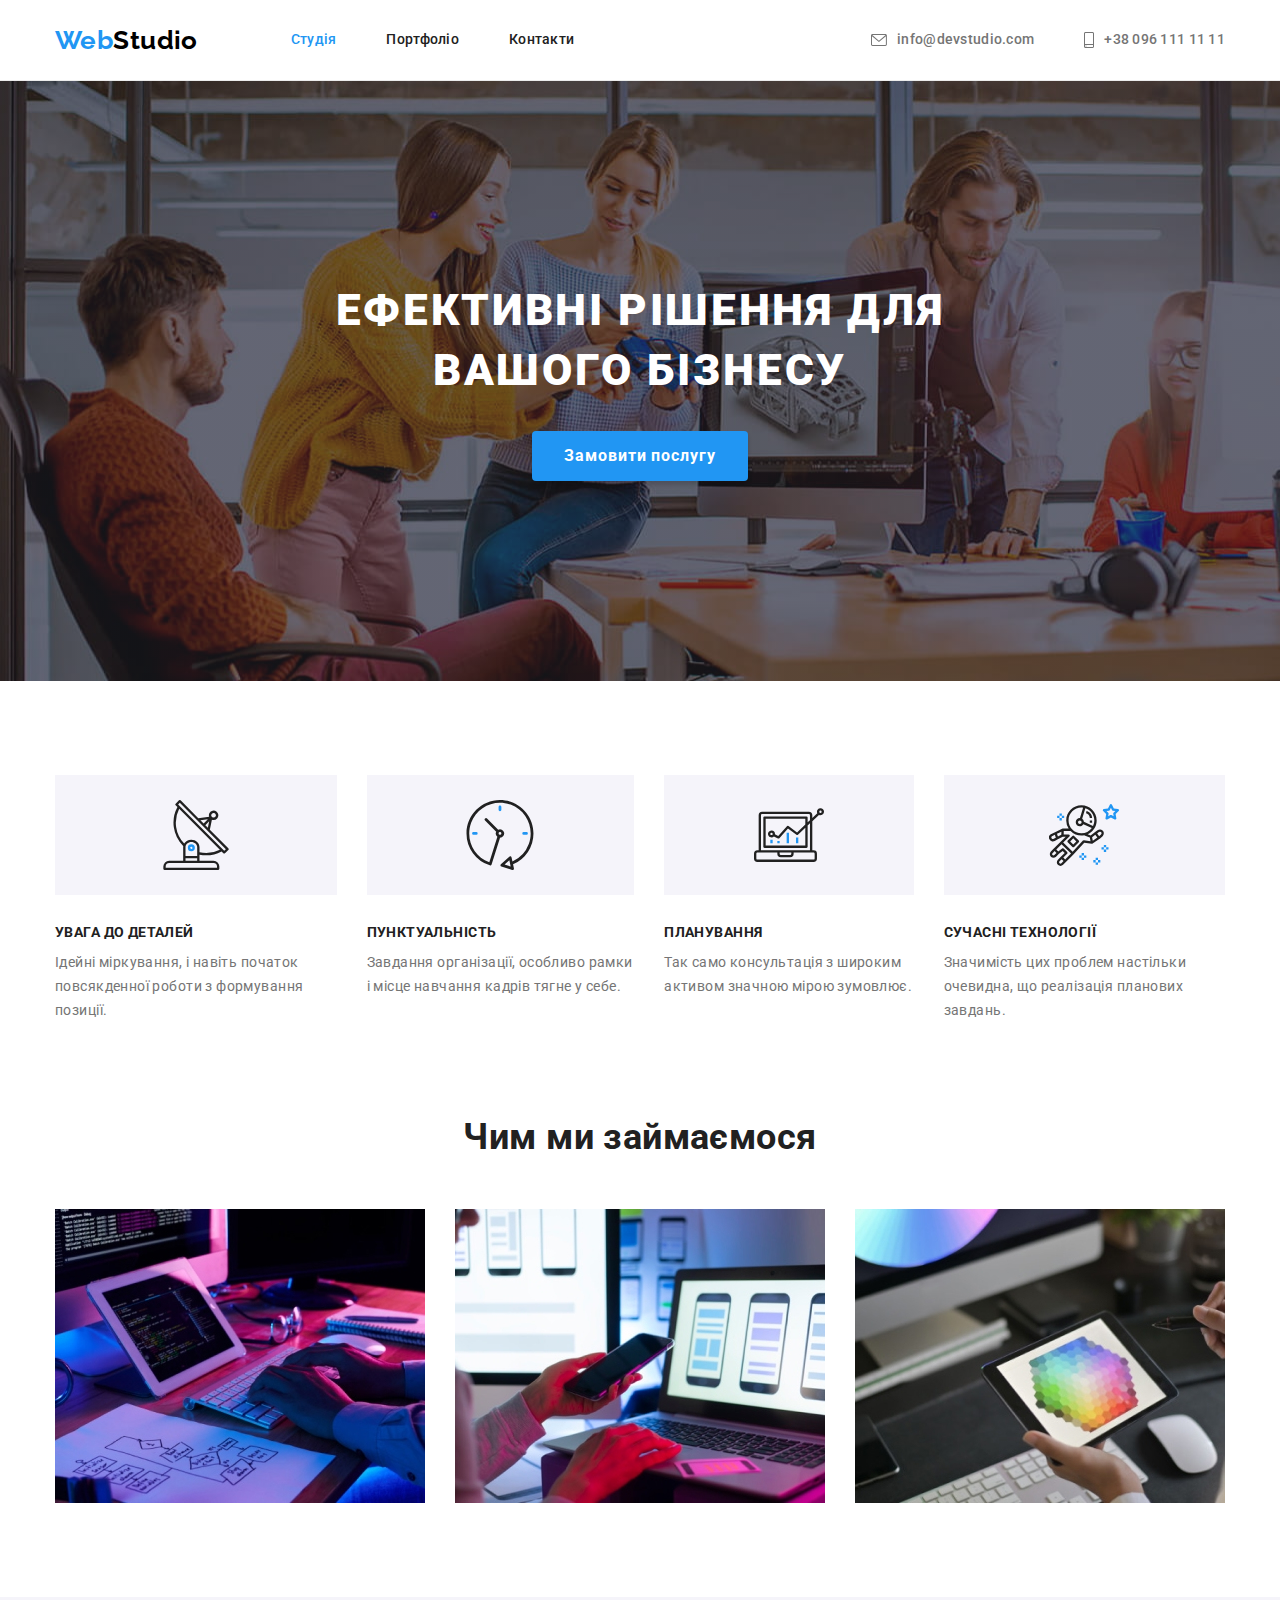
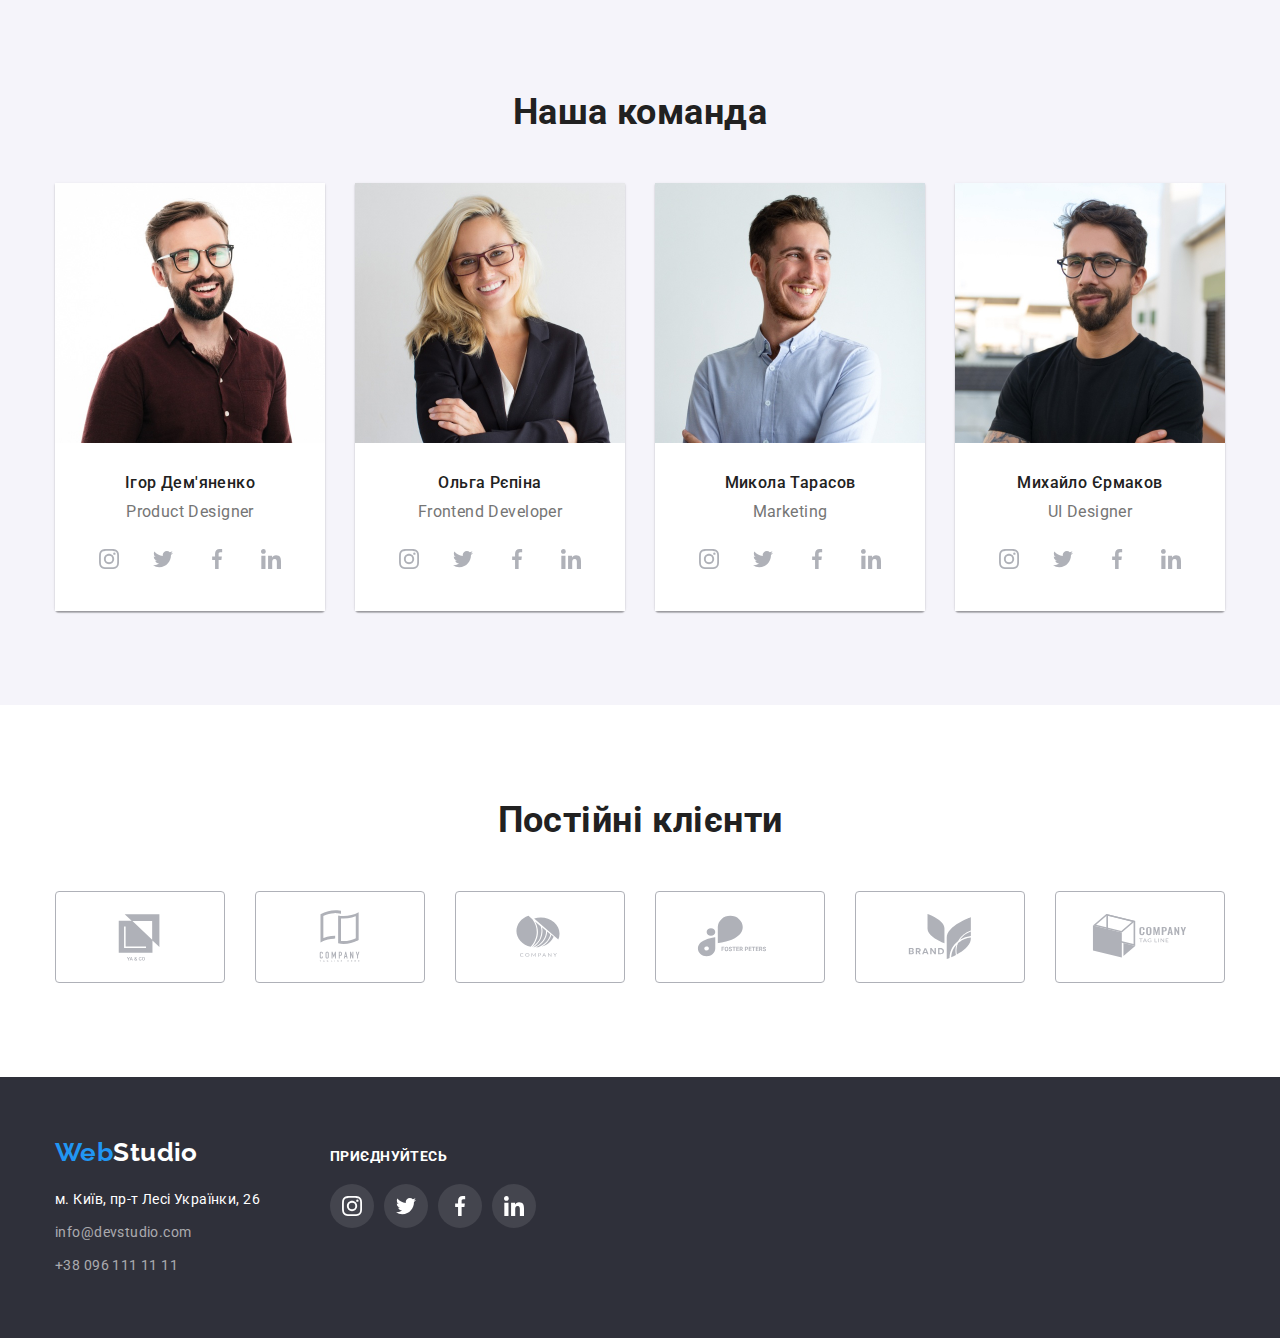
<file: index.html>
<!DOCTYPE html>
<html lang="uk">

<head>
  <meta charset="UTF-8">
  <meta http-equiv="X-UA-Compatible" content="IE=edge">
  <meta name="viewport" content="width=device-width, initial-scale=1.0">
  <link rel="preconnect" href="https://fonts.googleapis.com">
  <link rel="preconnect" href="https://fonts.gstatic.com" crossorigin>
  <link href="https://fonts.googleapis.com/css2?family=Raleway:wght@700&family=Roboto:wght@400;500;700;900&display=swap"
    rel="stylesheet">
  <link rel="stylesheet" href="https://cdnjs.cloudflare.com/ajax/libs/modern-normalize/1.1.0/modern-normalize.min.css">
  <link rel="stylesheet" href="./css/styles.css">
  <title>Студія</title>
</head>

<body>
  <header class="page-header">
    <div class="header container">
      <nav class="page-nav">
        <a href="#" class="logo"><span>Web</span>Studio</a>
        <ul class="site-nav">
          <li class="item"><a href="./index.html" class="link current">Студія</a></li>
          <li class="item"><a href="./portfolio.html" class="link">Портфоліо</a></li>
          <li class="item"><a href="/" class="link">Контакти</a></li>
        </ul>
      </nav>

      <ul class="contacts">
        <li class="item">
          <a href="mailto:info@devstudio.com" class="contacts-link">
            <svg class="icons" width="16" height="12">
              <use href="./images/symbol-defs-upd.svg#envelope"></use>
            </svg>
            info@devstudio.com</a>
        </li>
        <li class="item">
          <a href="tel:+380961111111" class="contacts-link">
            <svg class="icons" width="10" height="16">
              <use href="./images/symbol-defs-upd.svg#smartphone"></use>
            </svg>
            +38 096 111 11 11</a>
        </li>
      </ul>
    </div>
  </header>

  <main>
    <section class="hero">
      <div class="container">
        <h1 class="hero-title">Ефективні рішення для вашого бізнесу</h1>
        <button type="button" class="hero-button">Замовити послугу</button>
      </div>
    </section>

    <section class="section our-features">
      <div class="container">
        <h2 class="section-title visually-hidden">Наші особливості</h2>
        <ul class="our-features-list">
          <li class="our-features-item">
            <div class="our-features-card">
              <svg class="our-features-img" width="70" height="70">
                <use href="./images/symbol-defs-upd.svg#antenna"></use>
              </svg>
            </div>
            <h3 class="section-subtitle">УВАГА ДО ДЕТАЛЕЙ</h3>
            <p class="description">Ідейні міркування, і навіть початок повсякденної роботи з формування позиції.</p>
          </li>
          <li class="our-features-item">
            <div class="our-features-card">
              <svg class="our-features-img" width="70" height="70">
                <use href="./images/symbol-defs-upd.svg#clock"></use>
              </svg>
            </div>
            <h3 class="section-subtitle">ПУНКТУАЛЬНІСТЬ</h3>
            <p class="description">Завдання організації, особливо рамки і місце навчання кадрів тягне у себе.</p>
          </li>
          <li class="our-features-item">
            <div class="our-features-card">
              <svg class="our-features-img" width="70" height="70">
                <use href="./images/symbol-defs-upd.svg#diagram"></use>
              </svg>
            </div>
            <h3 class="section-subtitle">ПЛАНУВАННЯ</h3>
            <p class="description">Так само консультація з широким активом значною мірою зумовлює.</p>
          </li>
          <li class="our-features-item">
            <div class="our-features-card">
              <svg class="our-features-img" width="70" height="70">
                <use href="./images/symbol-defs-upd.svg#astronaut"></use>
              </svg>
            </div>
            <h3 class="section-subtitle">СУЧАСНІ ТЕХНОЛОГІЇ</h3>
            <p class="description">Значимість цих проблем настільки очевидна, що реалізація планових завдань.</p>
          </li>
        </ul>
      </div>
    </section>

    <section class="section what-we-do">
      <div class="container">
        <h2 class="section-title">Чим ми займаємося</h2>
        <ul class="what-we-do-list">
          <li class="what-we-do-item"><img src="./images/work-on-laptop.jpg" alt="Робота на наутбуці" width="370"
              height="294"></li>
          <li class="what-we-do-item"><img src="./images/work-on-phone.jpg" alt="Робота на смартфофні" width="370"
              height="294"></li>
          <li class="what-we-do-item"><img src="./images/color-palette-on-the-tablet.jpg"
              alt="Кольоровий спектр на планшеті" width="370" height="294">
          </li>
        </ul>
      </div>
    </section>

    <section class="section our-team">
      <div class="container">
        <h2 class="section-title">Наша команда</h2>
        <ul class="our-team-list">
          <li class="our-team-item">
            <img src="./images/product-designer.jpg" alt="Ігор Дем'яненко" width="270" height="260">
            <div class="our-team-members">
              <h3 class="members-name">Ігор Дем'яненко</h3>
              <p lang="en" class="position">Product Designer</p>
              <ul class="social-list">
                <li class="social-item">
                  <a href="" class="social-links">
                    <svg class="instagram social-link" width="20" height="20">
                      <use href="./images/symbol-defs-upd.svg#instagram"></use>
                    </svg>
                  </a>
                </li>
                <li class="social-item">
                  <a href="" class="social-links">
                    <svg class="instagram social-link" width="20" height="20">
                      <use href="./images/symbol-defs-upd.svg#twitter"></use>
                    </svg>
                  </a>
                </li>
                <li class="social-item">
                  <a href="" class="social-links">
                    <svg class="instagram social-link" width="20" height="20">
                      <use href="./images/symbol-defs-upd.svg#facebook"></use>
                    </svg>
                  </a>
                </li>
                <li class="social-item">
                  <a href="" class="social-links">
                    <svg class="instagram social-link" width="20" height="20">
                      <use href="./images/symbol-defs-upd.svg#linkedin"></use>
                    </svg>
                  </a>
                </li>
              </ul>
            </div>
          </li>
          <li class="our-team-item">
            <img src="./images/frontend-developer.jpg" alt="Ольга Рєпіна" width="270" height="260">
            <div class="our-team-members">
              <h3 class="members-name">Ольга Рєпіна</h3>
              <p lang="en" class="position">Frontend Developer</p>
              <ul class="social-list">
                <li class="social-item">
                  <a href="" class="social-links">
                    <svg class="instagram social-link" width="20" height="20">
                      <use href="./images/symbol-defs-upd.svg#instagram"></use>
                    </svg>
                  </a>
                </li>
                <li class="social-item">
                  <a href="" class="social-links">
                    <svg class="instagram social-link" width="20" height="20">
                      <use href="./images/symbol-defs-upd.svg#twitter"></use>
                    </svg>
                  </a>
                </li>
                <li class="social-item">
                  <a href="" class="social-links">
                    <svg class="instagram social-link" width="20" height="20">
                      <use href="./images/symbol-defs-upd.svg#facebook"></use>
                    </svg>
                  </a>
                </li>
                <li class="social-item">
                  <a href="" class="social-links">
                    <svg class="instagram social-link" width="20" height="20">
                      <use href="./images/symbol-defs-upd.svg#linkedin"></use>
                    </svg>
                  </a>
                </li>
              </ul>
            </div>
          </li>
          <li class=" our-team-item">
            <img src="./images/marketing.jpg" alt="Микола Тарасов" width="270" height="260">
            <div class="our-team-members">
              <h3 class="members-name">Микола Тарасов</h3>
              <p lang="en" class="position">Marketing</p>
              <ul class="social-list">
                <li class="social-item">
                  <a href="" class="social-links">
                    <svg class="instagram social-link" width="20" height="20">
                      <use href="./images/symbol-defs-upd.svg#instagram"></use>
                    </svg>
                  </a>
                </li>
                <li class="social-item">
                  <a href="" class="social-links">
                    <svg class="instagram social-link" width="20" height="20">
                      <use href="./images/symbol-defs-upd.svg#twitter"></use>
                    </svg>
                  </a>
                </li>
                <li class="social-item">
                  <a href="" class="social-links">
                    <svg class="instagram social-link" width="20" height="20">
                      <use href="./images/symbol-defs-upd.svg#facebook"></use>
                    </svg>
                  </a>
                </li>
                <li class="social-item">
                  <a href="" class="social-links">
                    <svg class="instagram social-link" width="20" height="20">
                      <use href="./images/symbol-defs-upd.svg#linkedin"></use>
                    </svg>
                  </a>
                </li>
              </ul>
            </div>
          </li>
          <li class="our-team-item">
            <img src="./images/ui-designer.jpg" alt="Михайло Єрмаков" width="270" height="260">
            <div class="our-team-members">
              <h3 class="members-name">Михайло Єрмаков</h3>
              <p lang="en" class="position">UI Designer</p>
              <ul class="social-list">
                <li class="social-item">
                  <a href="" class="social-links">
                    <svg class="instagram social-link" width="20" height="20">
                      <use href="./images/symbol-defs-upd.svg#instagram"></use>
                    </svg>
                  </a>
                </li>
                <li class="social-item">
                  <a href="" class="social-links">
                    <svg class="instagram social-link" width="20" height="20">
                      <use href="./images/symbol-defs-upd.svg#twitter"></use>
                    </svg>
                  </a>
                </li>
                <li class="social-item">
                  <a href="" class="social-links">
                    <svg class="instagram social-link" width="20" height="20">
                      <use href="./images/symbol-defs-upd.svg#facebook"></use>
                    </svg>
                  </a>
                </li>
                <li class="social-item">
                  <a href="" class="social-links">
                    <svg class="instagram social-link" width="20" height="20">
                      <use href="./images/symbol-defs-upd.svg#linkedin"></use>
                    </svg>
                  </a>
                </li>
              </ul>
            </div>
          </li>
        </ul>
      </div>
    </section>

    <section class="section regular-customers">
      <div class="container">
        <h2 class="section-title">Постійні клієнти</h2>
        <ul class="regular-customers-list">
          <li class="regular-customers-item">
            <a href="" class="regular-customers-link">
              <svg class="regular-customers-icon" width="106" height="60">
                <use href="./images/symbol-defs-upd.svg#logo-1"></use>
              </svg>
            </a>
          </li>
          <li class="regular-customers-item">
            <a href="" class="regular-customers-link">
              <svg class="regular-customers-icon" width="106" height="60">
                <use href="./images/symbol-defs-upd.svg#logo-2"></use>
              </svg>
            </a>
          </li>
          <li class="regular-customers-item">
            <a href="" class="regular-customers-link">
              <svg class="regular-customers-icon" width="106" height="60">
                <use href="./images/symbol-defs-upd.svg#logo-3"></use>
              </svg>
            </a>
          </li>
          <li class="regular-customers-item">
            <a href="" class="regular-customers-link">
              <svg class="regular-customers-icon" width="106" height="60">
                <use href="./images/symbol-defs-upd.svg#logo-4"></use>
              </svg>
            </a>
          </li>
          <li class="regular-customers-item">
            <a href="" class="regular-customers-link">
              <svg class="regular-customers-icon" width="106" height="60">
                <use href="./images/symbol-defs-upd.svg#logo-5"></use>
              </svg>
            </a>
          </li>
          <li class="regular-customers-item">
            <a href="" class="regular-customers-link">
              <svg class="regular-customers-icon" width="106" height="60">
                <use href="./images/symbol-defs-upd.svg#logo-6"></use>
              </svg>
            </a>
          </li>
        </ul>
      </div>
    </section>
  </main>

  <footer class="footer">
    <div class="container footer-content">
      <address>
        <a href="#" class="logo footer-logo"><span>Web</span>Studio</a>
        <ul class="footer-address-list">
          <li class="footer-address-item"><a class="footer-address" href="https://goo.gl/maps/xuP6qKPyt2nnFhnc6">м.
              Київ, пр-т Лесі Українки, 26</a>
          </li>
          <li class="footer-address-item"><a class="footer-link" href="mailto:info@devstudio.com">info@devstudio.com</a>
          </li>
          <li class="footer-address-item"><a class="footer-link" href="tel:+380961111111">+38 096 111 11 11</a></li>
        </ul>
      </address>
      <div class="follow-for-us">
        <p class="follow-us">приєднуйтесь</p>
        <ul class="footer-social-list">
          <li class="footer-social-item">
            <a href="" class="footer-social-links">
              <svg class="instagram social-link" width="20" height="20">
                <use href="./images/symbol-defs-upd.svg#instagram"></use>
              </svg>
            </a>
          </li>
          <li class="footer-social-item">
            <a href="" class="footer-social-links">
              <svg class="instagram social-link" width="20" height="20">
                <use href="./images/symbol-defs-upd.svg#twitter"></use>
              </svg>
            </a>
          </li>
          <li class="footer-social-item">
            <a href="" class="footer-social-links">
              <svg class="instagram social-link" width="20" height="20">
                <use href="./images/symbol-defs-upd.svg#facebook"></use>
              </svg>
            </a>
          </li>
          <li class="footer-social-item">
            <a href="" class="footer-social-links">
              <svg class="instagram social-link" width="20" height="20">
                <use href="./images/symbol-defs-upd.svg#linkedin"></use>
              </svg>
            </a>
          </li>
        </ul>
      </div>
    </div>
  </footer>
</body>

</html>
</file>
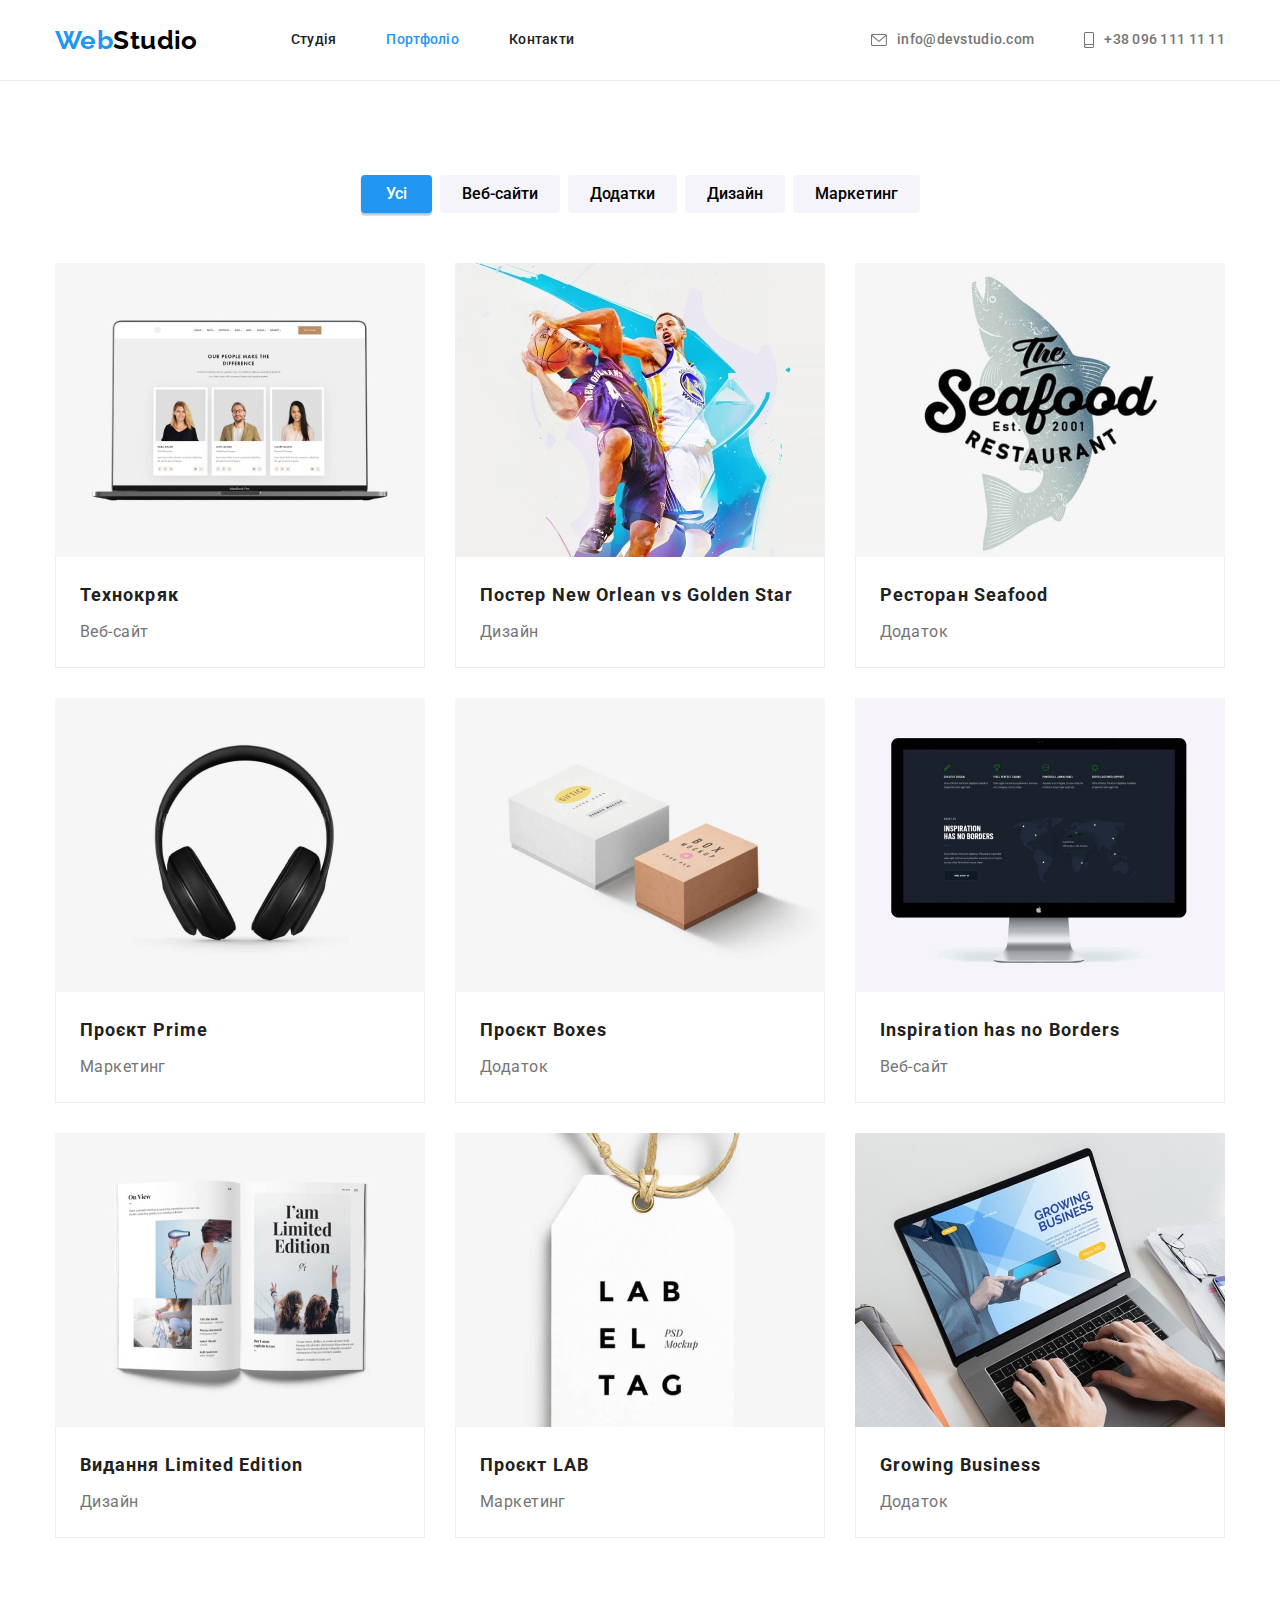
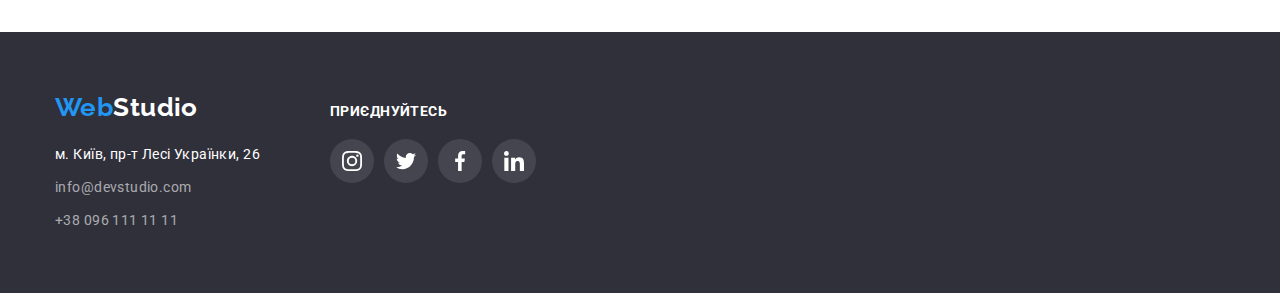
<file: portfolio.html>
<!DOCTYPE html>
<html lang="uk">

<head>
    <meta charset="UTF-8">
    <meta http-equiv="X-UA-Compatible" content="IE=edge">
    <meta name="viewport" content="width=device-width, initial-scale=1.0">
    <link rel="preconnect" href="https://fonts.googleapis.com">
    <link rel="preconnect" href="https://fonts.gstatic.com" crossorigin>
    <link
        href="https://fonts.googleapis.com/css2?family=Raleway:wght@700&family=Roboto:wght@400;500;700;900&display=swap"
        rel="stylesheet">
    <link rel="stylesheet"
        href="https://cdnjs.cloudflare.com/ajax/libs/modern-normalize/1.1.0/modern-normalize.min.css">
    <link rel="stylesheet" href="./css/styles.css">
    <title>Студія</title>
</head>

<body>
    <header class="page-header">
        <div class="header container">
            <nav class="page-nav">
                <a href="./index.html" class="logo"><span>Web</span>Studio</a>
                <ul class="site-nav">
                    <li class="item"><a href="./index.html" class="link">Студія</a></li>
                    <li class="item"><a href="./portfolio.html" class="link current">Портфоліо</a></li>
                    <li class="item"><a href="/" class="link">Контакти</a></li>
                </ul>
            </nav>

            <ul class="contacts">
                <li class="item">
                    <a href="mailto:info@devstudio.com" class="contacts-link">
                        <svg class="envelope icons" width="16" height="12">
                            <use href="./images/symbol-defs-upd.svg#envelope"></use>
                        </svg>
                        info@devstudio.com</a>
                </li>
                <li class="item"><a href="tel:+380961111111" class="contacts-link">
                        <svg class="smartphone icons" width="10" height="16">
                            <use href="./images/symbol-defs-upd.svg#smartphone"></use>
                        </svg>
                        +38 096 111 11 11</a>
                </li>
            </ul>
        </div>
    </header>

    <main>
        <section class="section">
            <div class="container">
                <h1 class="visually-hidden">Портфоліо</h1>

                <ul class="filter">
                    <li class="filter-item"><button type="button"
                            class="button-filter current button-filter-all">Усі</button></li>
                    <li class="filter-item"><button type="button" class="button-filter">Веб-сайти</button></li>
                    <li class="filter-item"><button type="button" class="button-filter">Додатки</button></li>
                    <li class="filter-item"><button type="button" class="button-filter">Дизайн</button></li>
                    <li class="filter-item"><button type="button" class="button-filter">Маркетинг</button></li>
                </ul>

                <ul class="portfolio-list">
                    <li class="portfolio-item">
                        <a class="portfolio-item-link" href="">
                            <img src="./images/portfolio/web-site-technokryak.jpg" alt="Веб-сайт Технокряк" width="370"
                                height="294">
                            <div class="portfolio-item-content">
                                <h3 class="project-names">Технокряк</h3>
                                <p class="portfolio-types">Веб-сайт</p>
                            </div>
                        </a>
                    </li>
                    <li class="portfolio-item">
                        <a class="portfolio-item-link" href="">
                            <img src="./images/portfolio/poster-new-orlean-vs-golden-ster.jpg"
                                alt="Постер New Orlean vs Golden Star" width="370" height="294">
                            <div class="portfolio-item-content">
                                <h3 class="project-names">Постер New Orlean vs Golden Star</h3>
                                <p class="portfolio-types">Дизайн</p>
                            </div>
                        </a>
                    </li>
                    <li class="portfolio-item">
                        <a class="portfolio-item-link" href="">
                            <img src="./images/portfolio/restaurant-seafood.jpg" alt="Ресторан Seafood" width="370"
                                height="294">
                            <div class="portfolio-item-content">
                                <h3 class="project-names">Ресторан Seafood</h3>
                                <p class="portfolio-types">Додаток</p>
                            </div>
                        </a>
                    </li>
                    <li class="portfolio-item">
                        <a class="portfolio-item-link" href="">
                            <img src="./images/portfolio/project-prime.jpg" alt="Проєкт Prime" width="370" height="294">
                            <div class="portfolio-item-content">
                                <h3 class="project-names">Проєкт Prime</h3>
                                <p class="portfolio-types">Маркетинг</p>
                            </div>
                        </a>
                    </li>
                    <li class="portfolio-item">
                        <a class="portfolio-item-link" href="">
                            <img src="./images/portfolio/project-boxes.jpg" alt="Проєкт Boxes" width="370" height="294">
                            <div class="portfolio-item-content">
                                <h3 class="project-names">Проєкт Boxes</h3>
                                <p class="portfolio-types">Додаток</p>
                            </div>
                        </a>
                    </li>
                    <li class="portfolio-item">
                        <a class="portfolio-item-link" href="">
                            <img src="./images/portfolio/web-site-inspiration-has-no-borders.jpg"
                                alt="Веб-сайт Inspiration has no Borders" width="370" height="294">
                            <div class="portfolio-item-content">
                                <h3 class="project-names">Inspiration has no Borders</h3>
                                <p class="portfolio-types">Веб-сайт</p>
                            </div>
                        </a>
                    </li>
                    <li class="portfolio-item">
                        <a class="portfolio-item-link" href="">
                            <img src="./images/portfolio/issue-limited-edition.jpg" alt="Видання Limited Edition">
                            <div class="portfolio-item-content">
                                <h3 class="project-names">Видання Limited Edition</h3>
                                <p class="portfolio-types">Дизайн</p>
                            </div>
                        </a>
                    </li>
                    <li class="portfolio-item">
                        <a class="portfolio-item-link" href="">
                            <img src="./images/portfolio/project-lab.jpg" alt="Проєкт LAB">
                            <div class="portfolio-item-content">
                                <h3 class="project-names">Проєкт LAB</h3>
                                <p class="portfolio-types">Маркетинг</p>
                            </div>
                        </a>
                    </li>
                    <li class="portfolio-item">
                        <a class="portfolio-item-link" href="">
                            <img src="./images/portfolio/app-growing-business.jpg" alt="Додаток Growing Business">
                            <div class="portfolio-item-content">
                                <h3 class="project-names">Growing Business</h3>
                                <p class="portfolio-types">Додаток</p>
                            </div>
                        </a>
                    </li>
                </ul>
            </div>
        </section>
    </main>

    <footer class="footer">
        <div class="container footer-content">
            <address>
                <a href="#" class="logo footer-logo"><span>Web</span>Studio</a>
                <ul class="footer-address-list">
                    <li class="footer-address-item"><a class="footer-address"
                            href="https://goo.gl/maps/xuP6qKPyt2nnFhnc6">м.
                            Київ, пр-т Лесі Українки, 26</a>
                    </li>
                    <li class="footer-address-item"><a class="footer-link"
                            href="mailto:info@devstudio.com">info@devstudio.com</a>
                    </li>
                    <li class="footer-address-item"><a class="footer-link" href="tel:+380961111111">+38 096 111 11
                            11</a>
                    </li>
                </ul>
            </address>
            <div class="follow-for-us">
                <p class="follow-us">приєднуйтесь</p>
                <ul class="footer-social-list">
                    <li class="footer-social-item">
                        <a href="" class="footer-social-links">
                            <svg class="instagram social-link" width="20" height="20">
                                <use href="./images/symbol-defs-upd.svg#instagram"></use>
                            </svg>
                        </a>
                    </li>
                    <li class="footer-social-item">
                        <a href="" class="footer-social-links">
                            <svg class="instagram social-link" width="20" height="20">
                                <use href="./images/symbol-defs-upd.svg#twitter"></use>
                            </svg>
                        </a>
                    </li>
                    <li class="footer-social-item">
                        <a href="" class="footer-social-links">
                            <svg class="instagram social-link" width="20" height="20">
                                <use href="./images/symbol-defs-upd.svg#facebook"></use>
                            </svg>
                        </a>
                    </li>
                    <li class="footer-social-item">
                        <a href="" class="footer-social-links">
                            <svg class="instagram social-link" width="20" height="20">
                                <use href="./images/symbol-defs-upd.svg#linkedin"></use>
                            </svg>
                        </a>
                    </li>
                </ul>
            </div>
        </div>
    </footer>
</body>

</html>
</file>
<file: css/styles.css>
:root{
    --main-text-color: #212121;
    --secondary-text-color: #757575;
    --accent-color: #2196F3;
    --white-color: #FFFFFF;
    --footef-address-text-color: rgba(255, 255, 255, 0.6);
    --background-color-dark: #2F303A;
    --background-color-light: #F5F4FA;
    --border-item-content: #EEEEEE;
    --background-color-hero:#C4C4C4
}

body {
    background-color: var(--white-color);
    color: var(--main-text-color);
    font-family: Roboto, 'Segoe UI', Oxygen, Ubuntu, Cantarell, 'Open Sans', 'Helvetica Neue', sans-serif;
    font-size: 14px;
    letter-spacing: 0.03em;
}

h1, h2, h3, h4, h5, h6, p, ul {
    margin: 0;
    padding: 0;
}

ul {
    padding-left: 0;
    list-style: none;
}
img {
    display: block;
    max-width: 100%;
    height: auto;
}

.container {
    margin-left: auto;
    margin-right: auto;
    width: 1200px;
    padding-left: 15px;
    padding-right: 15px;
}

.section {
    padding-top: 94px;
}

.section:not(.our-features) {
    padding-bottom: 94px;
}

/* Header */
.page-header {
    border-bottom: 1px solid #ECECEC;
}

.header {
    display: flex;
    justify-content: space-between; 
}

.page-nav {
    display: flex;
    align-items: center;
}

.logo {
    margin-right: 93px;
    color: #000000;
    text-decoration: none;
    font-family: 'Raleway';
    font-weight: 700;
    font-size: 26px;
    line-height: 1.19;    
}

.logo span {
    color: var(--accent-color);
}

.site-nav {
    display: flex;
    gap: 50px;
}

/* .site-nav .item:not(:first-child), .contacts .item:not(:first-child) {
    margin-left: 50px;
} */

.site-nav .link {
    display: block;
    padding-top: 32px;
    padding-bottom: 32px;
    color: var(--main-text-color);
}

.site-nav .link:hover,
.site-nav .link:focus {
    color: var(--accent-color);
}

.site-nav .link.current {
    color: var(--accent-color);
}

.site-nav .link, .contacts-link {
    text-decoration: none;
    font-weight: 500;
    line-height: 1.14;
    letter-spacing: 0.02em;
}

.page-header .contacts {
    display: flex;
    gap: 50px;
    align-items: center;
}

.contacts-link {
    display: flex;
    align-items: center;
    color: var(--secondary-text-color);
}

.contacts-link:hover, .contacts-link:focus{
    color: var(--accent-color);
}

.icons {
    margin-right: 10px;
    fill: currentColor;
}

.contacts-link:hover .icons, .contacts-link:focus .icons {
    color: var(--accent-color);
}

/* Hero */
.hero {
    max-width: 1600px;
    background-color: var(--background-color-hero);
    background-image: linear-gradient(rgba(47, 48, 58, 0.4), rgba(47, 48, 58, 0.4)), url("../images/bg-img.jpg");
    margin-left: auto;
    margin-right: auto;
    padding-top: 200px;
    padding-bottom: 200px;
    text-align: center;
}

.hero-title {    
    width: 696px;
    margin-left: auto;
    margin-right: auto;
    text-align: center;
    margin-bottom: 30px;
    color: var(--white-color);
    font-weight: 900;
    font-size: 44px;
    line-height: 1.36;
    letter-spacing: 0.06em;
    text-transform: uppercase;
}

.hero-button {
    display: inline-block;
    padding: 10px 32px;
    min-width: 216px;
    box-shadow: 0px 4px 4px rgba(0, 0, 0, 0.15);
    border-radius: 4px;
    border: 0;
    color: var(--white-color);
    background-color: var(--accent-color);
    font-family: inherit;
    font-weight: 700;
    font-size: 16px;
    line-height: 1.88;
    letter-spacing: 0.06em;
    cursor: pointer;
}

/* our features */
.visually-hidden {
    position: absolute;
    width: 1px;
    height: 1px;
    margin: -1px;
    border: 0;
    padding: 0;
    white-space: nowrap;
    clip-path: inset(100%);
    clip: rect(0 0 0 0);
    overflow: hidden;
}

.our-features-list {
    display: flex;
    gap: 30px;
    justify-content: space-between;
}

/* .our-features-item:not(:first-child) {
    padding-left: 30px;
} */
.our-features-card {
    display: flex;
    justify-content: center;
    align-items: center;
    height: 120px;
    margin-bottom: 30px;
    background-color: var(--background-color-light);
}
.section-title {
    margin-bottom: 50px;
    font-weight: 700;
    font-size: 36px;
    line-height: 1.17;
    text-align: center;
}

.section-subtitle {
    font-weight: 700;
    font-size: 14px;
    line-height: 1.14;
    text-transform: uppercase;
}

.our-features .section-subtitle {
    margin-bottom: 10px;
}

.our-features .description {
    color: var(--secondary-text-color);
    line-height: 1.71;
}

/* what we do */
.what-we-do-list {
    display: flex;
    justify-content: space-between;
    gap: 30px;
}

/* .what-we-do-item:not(:first-child) {
    padding-left: 30px;
} */

/* our team */
.our-team {
    background-color: var(--background-color-light);
}

.our-team-list {
    display: flex;
    gap: 30px;
}

.our-team-item {
    box-shadow: 0px 1px 3px rgba(0, 0, 0, 0.12), 0px 1px 1px rgba(0, 0, 0, 0.14), 0px 2px 1px rgba(0, 0, 0, 0.2);
    border-radius: 0px 0px 4px 4px;
}

.our-team-members {
    padding-top: 30px;
    padding-bottom: 30px;
    text-align: center;
    background-color: var(--white-color);
}

.members-name {
    margin-bottom: 10px;
    font-weight: 500;
    font-size: 16px;
    line-height: 1.19;
}

.position {
    margin-bottom: 16px;
    color: var(--secondary-text-color);
    font-size: 16px;
    line-height: 1.19;
}
.social-list {
    display: flex;
    justify-content: center;
    gap: 10px;
}
.social-item {
    width: 44px;
    height: 44px;
}
.social-links {
    width: 100%;
    height: 100%;
    border-radius: 50%;
    background-color: var(--white-color);
    display: flex;
    justify-content: center;
    align-items: center;
    color: #AFB1B8;
}
.social-link {
    fill: currentColor;
}
.social-links:hover, .social-links:focus {
    background-color: var(--accent-color);
    color: var(--white-color);
}

/* regular-customers */
.regular-customers-list {
    display: flex;
    justify-content: center;
    gap: 30px;
}
.regular-customers-item {
    width: 170px;
    height: 92px;
}
.regular-customers-link {
    width: 100%;
    height: 100%;
    display: flex;
    justify-content: center;
    align-items: center;
    color: #AFB1B8;
    border: 1px solid #AFB1B8;
    border-radius: 4px;
    cursor: pointer;
}

.regular-customers-icon {
    fill: currentColor;
}

.regular-customers-link:hover, .regular-customers-link:focus {
    border: 1px solid var(--accent-color);
    color: var(--accent-color);
}

/* footer */
.footer {
    padding-top: 60px;
    padding-bottom: 60px;
    background-color: var(--background-color-dark);
}
.footer-content {
    display: flex;
    align-items: baseline;
}

.footer .logo {
    display: inline-block;
    margin-bottom: 20px;
}

.footer .logo, .footer-address {
    color: var(--white-color);
}

.footer-address, .footer-link {
    font-style: normal;
    line-height: 1.71;
    text-decoration: none;
}

.footer-link {
    color: var(--footef-address-text-color);
}

.footer-address:hover, .footer-address:focus, .footer-link:hover, .footer-link:focus {
    color: var(--accent-color);
}

.footer-address-item:not(:last-child) {
    margin-bottom: 9px;
}

.footer-logo {
    margin-right: 0;
    font-style: normal;
}
.follow-for-us {
    width: 206px;
    margin-left: 70px;
}
.follow-us {
    margin-bottom: 20px;
    font-weight: 700;
    font-size: 14px;
    line-height: calc(16/14);
    text-transform: uppercase;
    color: var(--white-color);
}
.footer-social-list {
    display: flex;
    justify-content: center;
    gap: 10px;
}

.footer-social-item {
    width: 44px;
    height: 44px;
}

.footer-social-links {
    width: 100%;
    height: 100%;
    border-radius: 50%;
    background-color: rgba(255, 255, 255, 0.1);
    display: flex;
    justify-content: center;
    align-items: center;
    color: #FFFFFF;
}

.footer-social-link {
    fill: var(--white-color);
}

.footer-social-links:hover, .footer-social-links:focus {
    background-color: var(--accent-color);
}

/* portfolio */
.filter {
    display: flex;
    justify-content: center;
    margin-bottom: 50px;
}
.filter-item:not(:first-child) {
    margin-left: 8px;
}
.button-filter {
    padding: 6px 22px;
    border-radius: 4px;
    background-color: var(--background-color-light);
    font-family: inherit;
    font-weight: 500;
    font-size: 16px;
    line-height: 1.63;
    text-align: center;
    border: 0;
    cursor: pointer;
}
.button-filter-all {
    padding: 6px 25px;
}

.button-filter:hover, .button-filter:focus, .button-filter.current {
    box-shadow: 0px 3px 1px rgba(0, 0, 0, 0.1), 0px 1px 2px rgba(0, 0, 0, 0.08), 0px 2px 2px rgba(0, 0, 0, 0.12);
    color: var(--white-color);
    background-color: var(--accent-color);
}
.portfolio-list {
    display: flex;
    flex-wrap: wrap;
    gap: 30px;
}
.portfolio-item-link {
    display: block;
    color: var(--main-text-color);
    text-decoration: none;
}
.portfolio-item-link:hover,
.portfolio-item-link:focus {
    box-shadow: 0px 3px 1px rgba(0, 0, 0, 0.1), 0px 1px 2px rgba(0, 0, 0, 0.08), 0px 2px 2px rgba(0, 0, 0, 0.12);
    
}
.portfolio-item-content {
    box-sizing: border-box;
    text-align: start;
    padding: 20px 24px;
    border: 1px solid var(--border-item-content);
    border-top: 0;
}
.project-names {
    margin-bottom: 4px;
    font-weight: 700;
    font-size: 18px;
    line-height: 2;
    letter-spacing: 0.06em;
}

.portfolio-types {
    color: var(--secondary-text-color);
    font-size: 16px;
    line-height: 1.87;
}
</file>
